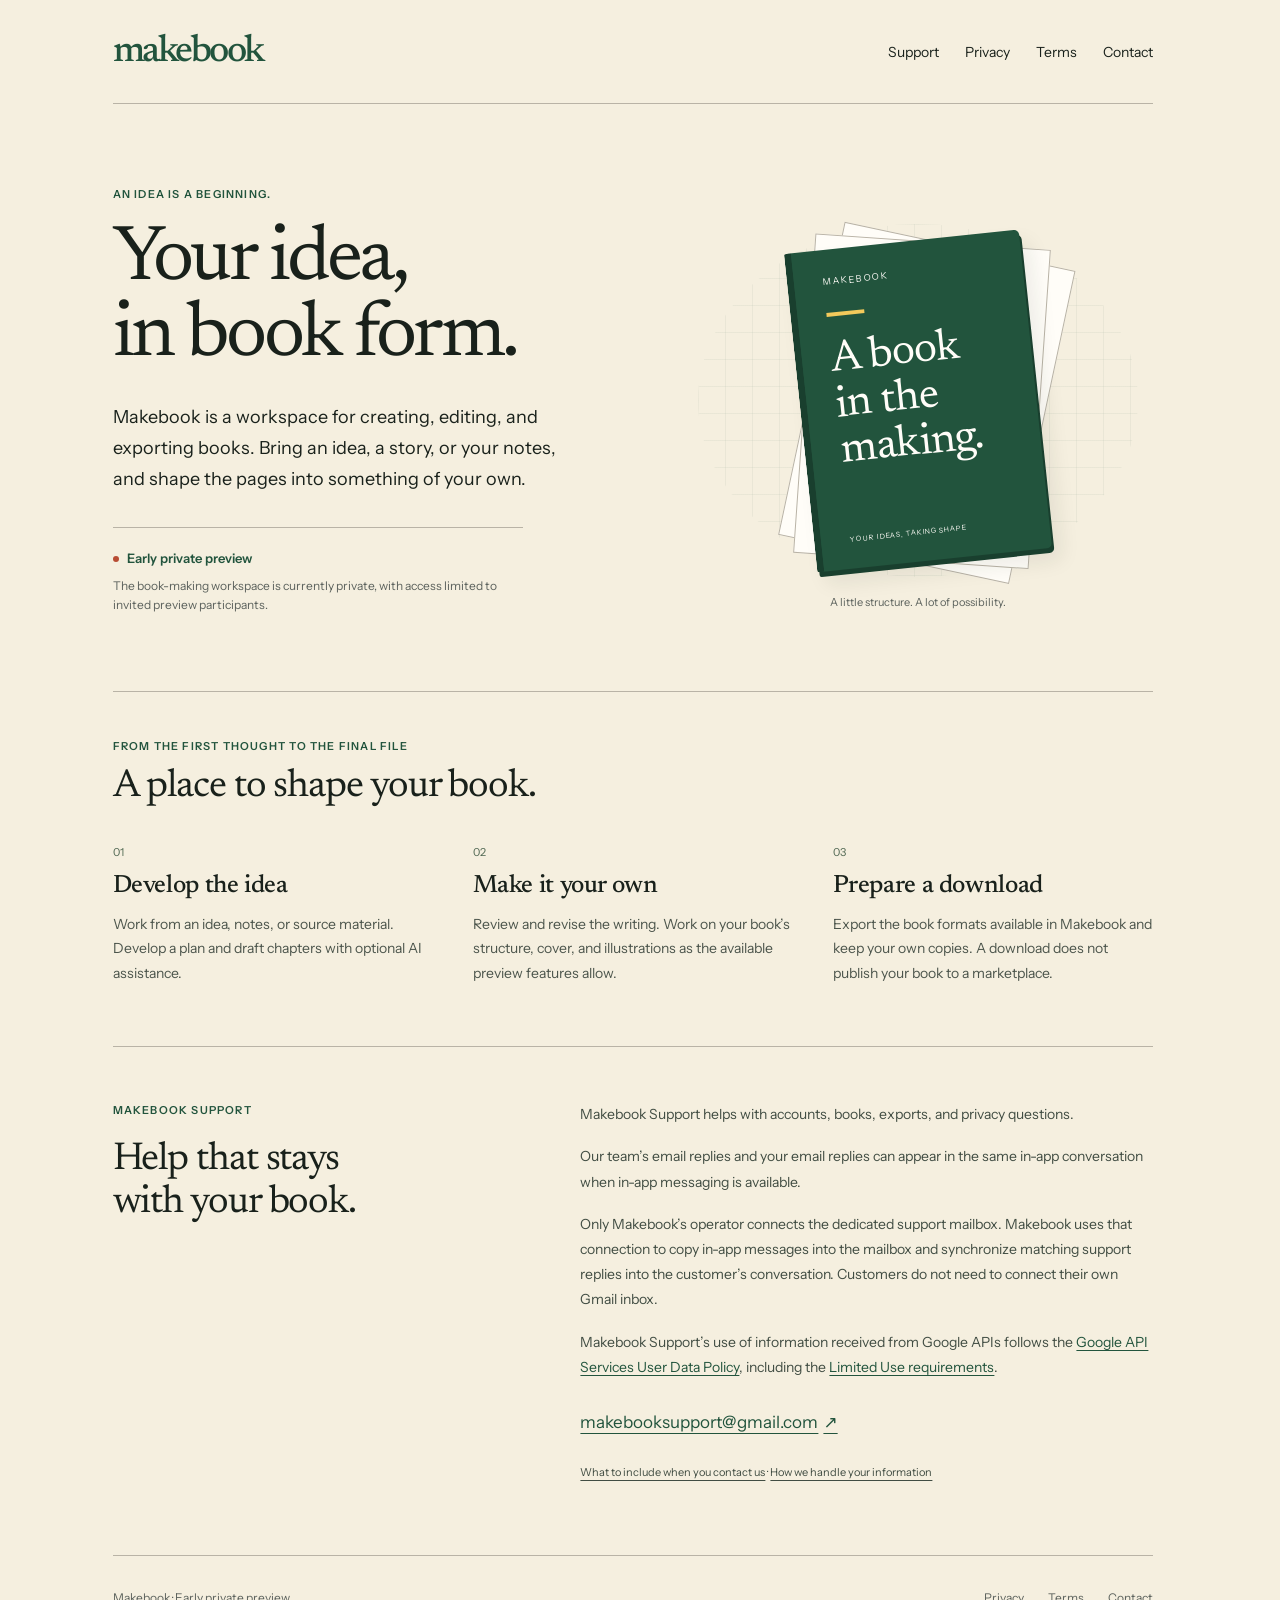
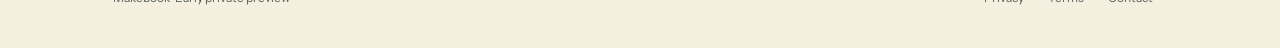
<file: index.html>
<!doctype html>
<html lang="en">
<head>
  <meta charset="utf-8">
  <meta name="viewport" content="width=device-width, initial-scale=1">
  <meta name="referrer" content="no-referrer">
  <meta http-equiv="Content-Security-Policy" content="default-src 'none'; style-src 'self'; font-src 'self'; img-src 'self'; base-uri 'none'; form-action 'none'">
  <title>Makebook — Your idea, in book form</title>
  <meta name="description" content="Makebook is an early private preview for creating, editing, and exporting books. Learn about Makebook and contact Makebook Support.">
  <link rel="canonical" href="https://makebook.store/">
  <link rel="icon" href="/assets/favicon.svg" type="image/svg+xml">
  <link rel="stylesheet" href="/assets/site.css">
</head>
<body><div class="info-page">
  <a class="skipLink" href="#page-content">Skip to content</a>
  <header class="info-header">
    <a class="wordmark" href="/" aria-label="Makebook home">makebook</a>
    <nav class="info-navigation" aria-label="About Makebook">
      <a href="#support">Support</a>
      <a href="/privacy">Privacy</a>
      <a href="/terms">Terms</a>
      <a href="/contact">Contact</a>
    </nav>
  </header>

  <main id="page-content">
    <section class="info-hero" aria-labelledby="intro-title">
      <div class="info-hero-copy">
        <p class="info-eyebrow">An idea is a beginning.</p>
        <h1 id="intro-title">Your idea,<br />in book form.</h1>
        <p class="info-lead">
          Makebook is a workspace for creating, editing, and exporting books.
          Bring an idea, a story, or your notes, and shape the pages into
          something of your own.
        </p>
        <div class="info-preview">
          <p>
            <span class="info-dot" aria-hidden="true"></span>Early private
            preview
          </p>
          <p>
            The book-making workspace is currently private, with access limited
            to invited preview participants.
          </p>
        </div>
      </div>
      <div class="info-book-scene" aria-hidden="true">
        <div class="info-paper info-paper-back"></div>
        <div class="info-paper info-paper-front"></div>
        <div class="info-book">
          <span class="info-book-imprint">MAKEBOOK</span>
          <span class="info-book-rule"></span>
          <span class="info-book-title">A book<br />in the<br />making.</span>
          <span class="info-book-footer">YOUR IDEAS, TAKING SHAPE</span>
        </div>
        <span class="info-book-caption"
          >A little structure. A lot of possibility.</span
        >
      </div>
    </section>

    <section class="info-process" aria-labelledby="process-title">
      <div class="info-section-intro">
        <p class="info-eyebrow">From the first thought to the final file</p>
        <h2 id="process-title">A place to shape your book.</h2>
      </div>
      <ol class="info-steps">
        <li>
          <span class="info-step-number" aria-hidden="true">01</span>
          <h3>Develop the idea</h3>
          <p>
            Work from an idea, notes, or source material. Develop a plan and
            draft chapters with optional AI assistance.
          </p>
        </li>
        <li>
          <span class="info-step-number" aria-hidden="true">02</span>
          <h3>Make it your own</h3>
          <p>
            Review and revise the writing. Work on your book’s structure, cover,
            and illustrations as the available preview features allow.
          </p>
        </li>
        <li>
          <span class="info-step-number" aria-hidden="true">03</span>
          <h3>Prepare a download</h3>
          <p>
            Export the book formats available in Makebook and keep your own
            copies. A download does not publish your book to a marketplace.
          </p>
        </li>
      </ol>
    </section>

    <section class="info-support" id="support" aria-labelledby="support-title">
      <div>
        <p class="info-eyebrow">Makebook Support</p>
        <h2 id="support-title">Help that stays <br />with your book.</h2>
      </div>
      <div class="info-support-copy">
        <p>
          Makebook Support helps with accounts, books, exports, and privacy
          questions.
        </p>
        <p>
          Our team’s email replies and your email replies can appear in the same
          in-app conversation when in-app messaging is available.
        </p>
        <p>
          Only Makebook’s operator connects the dedicated support mailbox.
          Makebook uses that connection to copy in-app messages into the mailbox
          and synchronize matching support replies into the customer’s
          conversation. Customers do not need to connect their own Gmail inbox.
        </p>
        <p class="info-policy">
          Makebook Support’s use of information received from Google APIs
          follows the
          <a
            href="https://developers.google.com/terms/api-services-user-data-policy"
            >Google API Services User Data Policy</a
          >, including the
          <a
            href="https://developers.google.com/workspace/workspace-api-user-data-developer-policy#limited-use-of-user-data"
            >Limited Use requirements</a
          >.
        </p>
        <a class="info-email" href="mailto:makebooksupport@gmail.com"
          >makebooksupport@gmail.com<span aria-hidden="true"> ↗</span></a
        >
        <p class="info-support-details">
          <a href="/contact">What to include when you contact us</a>
          <span aria-hidden="true"> · </span>
          <a href="/privacy">How we handle your information</a>
        </p>
      </div>
    </section>
  </main>

  <footer class="info-footer">
    <p>Makebook · Early private preview</p>
    <nav aria-label="Legal and contact">
      <a href="/privacy">Privacy</a>
      <a href="/terms">Terms</a>
      <a href="/contact">Contact</a>
    </nav>
  </footer>
</div>
</body>
</html>
</file>
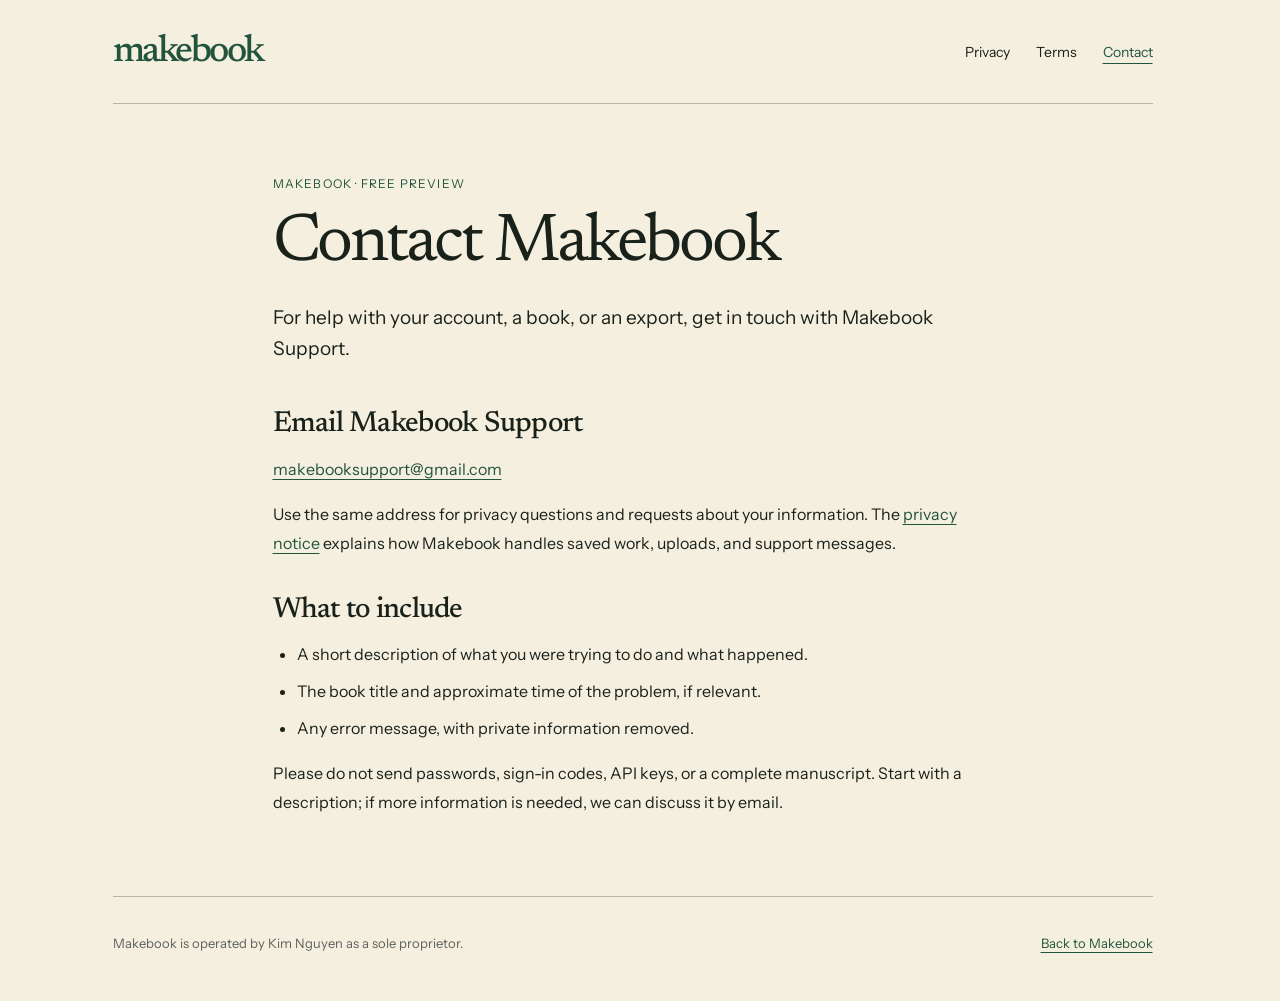
<file: contact/index.html>
<!doctype html>
<html lang="en">
<head>
  <meta charset="utf-8">
  <meta name="viewport" content="width=device-width, initial-scale=1">
  <meta name="referrer" content="no-referrer">
  <meta http-equiv="Content-Security-Policy" content="default-src 'none'; style-src 'self'; font-src 'self'; img-src 'self'; base-uri 'none'; form-action 'none'">
  <title>Contact — Makebook</title>
  <meta name="description" content="Contact Makebook Support for help with your account, books, exports, or privacy questions.">
  <link rel="canonical" href="https://makebook.store/contact">
  <link rel="icon" href="/assets/favicon.svg" type="image/svg+xml">
  <link rel="stylesheet" href="/assets/site.css">
</head>
<body><div class="page"><a class="skipLink" href="#page-content">Skip to content</a><header class="header"><a class="wordmark" aria-label="Makebook home" href="/">makebook</a><nav class="navigation" aria-label="About Makebook"><a href="/privacy">Privacy</a><a href="/terms">Terms</a><a aria-current="page" href="/contact">Contact</a></nav></header><main id="page-content" class="main"><div class="introduction"><p class="eyebrow">Makebook · Free preview</p><h1>Contact Makebook</h1><p class="lead">For help with your account, a book, or an export, get in touch with Makebook Support.</p></div><div class="content"><section><h2>Email Makebook Support</h2><p><a href="mailto:makebooksupport@gmail.com">makebooksupport@gmail.com</a></p><p>Use the same address for privacy questions and requests about your information. The <a href="/privacy">privacy notice</a> explains how Makebook handles saved work, uploads, and support messages.</p></section><section><h2>What to include</h2><ul><li>A short description of what you were trying to do and what happened.</li><li>The book title and approximate time of the problem, if relevant.</li><li>Any error message, with private information removed.</li></ul><p>Please do not send passwords, sign-in codes, API keys, or a complete manuscript. Start with a description; if more information is needed, we can discuss it by email.</p></section></div></main><footer class="footer"><p>Makebook is operated by Kim Nguyen as a sole proprietor.</p><a href="/">Back to Makebook</a></footer></div></body>
</html>
</file>
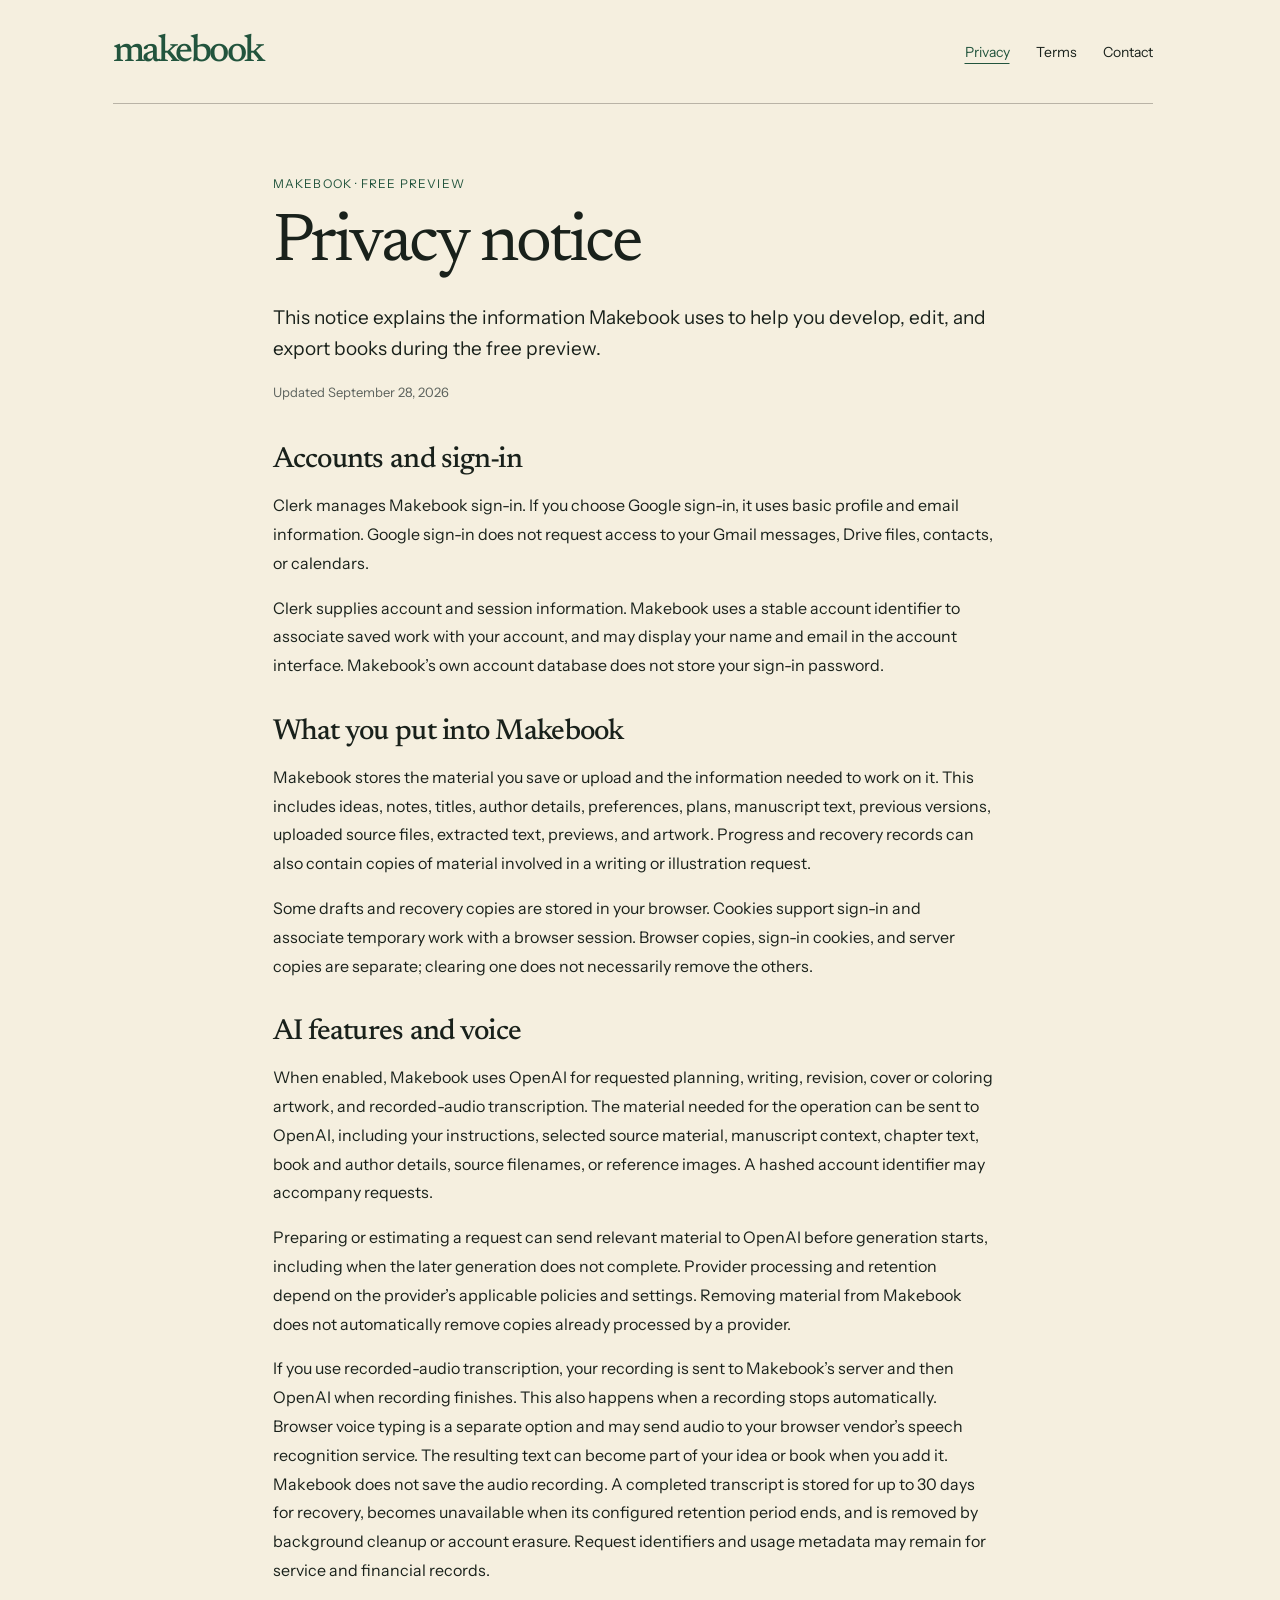
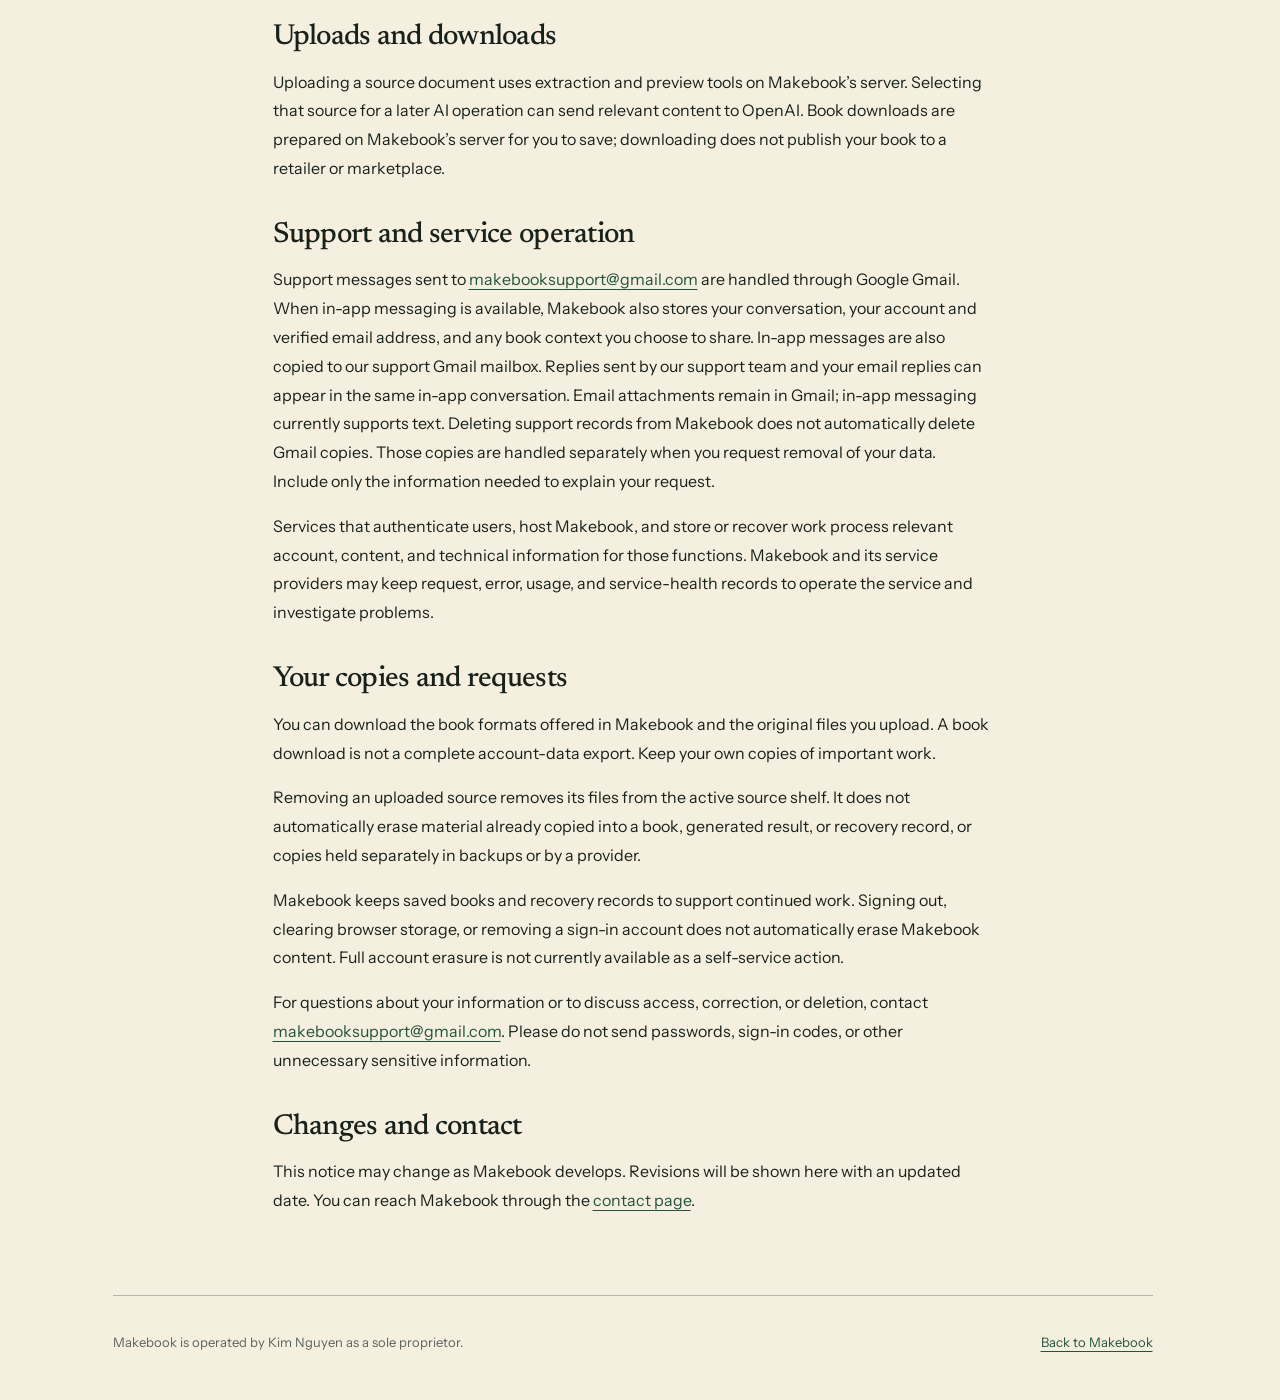
<file: privacy/index.html>
<!doctype html>
<html lang="en">
<head>
  <meta charset="utf-8">
  <meta name="viewport" content="width=device-width, initial-scale=1">
  <meta name="referrer" content="no-referrer">
  <meta http-equiv="Content-Security-Policy" content="default-src 'none'; style-src 'self'; font-src 'self'; img-src 'self'; base-uri 'none'; form-action 'none'">
  <title>Privacy — Makebook</title>
  <meta name="description" content="How Makebook uses account information, saved work, uploads, and optional AI features.">
  <link rel="canonical" href="https://makebook.store/privacy">
  <link rel="icon" href="/assets/favicon.svg" type="image/svg+xml">
  <link rel="stylesheet" href="/assets/site.css">
</head>
<body><div class="page"><a class="skipLink" href="#page-content">Skip to content</a><header class="header"><a class="wordmark" aria-label="Makebook home" href="/">makebook</a><nav class="navigation" aria-label="About Makebook"><a aria-current="page" href="/privacy">Privacy</a><a href="/terms">Terms</a><a href="/contact">Contact</a></nav></header><main id="page-content" class="main"><div class="introduction"><p class="eyebrow">Makebook · Free preview</p><h1>Privacy notice</h1><p class="lead">This notice explains the information Makebook uses to help you develop, edit, and export books during the free preview.</p><p class="updated">Updated <time dateTime="2026-09-28">September 28, 2026</time></p></div><div class="content"><section><h2>Accounts and sign-in</h2><p>Clerk manages Makebook sign-in. If you choose Google sign-in, it uses basic profile and email information. Google sign-in does not request access to your Gmail messages, Drive files, contacts, or calendars.</p><p>Clerk supplies account and session information. Makebook uses a stable account identifier to associate saved work with your account, and may display your name and email in the account interface. Makebook’s own account database does not store your sign-in password.</p></section><section><h2>What you put into Makebook</h2><p>Makebook stores the material you save or upload and the information needed to work on it. This includes ideas, notes, titles, author details, preferences, plans, manuscript text, previous versions, uploaded source files, extracted text, previews, and artwork. Progress and recovery records can also contain copies of material involved in a writing or illustration request.</p><p>Some drafts and recovery copies are stored in your browser. Cookies support sign-in and associate temporary work with a browser session. Browser copies, sign-in cookies, and server copies are separate; clearing one does not necessarily remove the others.</p></section><section><h2>AI features and voice</h2><p>When enabled, Makebook uses OpenAI for requested planning, writing, revision, cover or coloring artwork, and recorded-audio transcription. The material needed for the operation can be sent to OpenAI, including your instructions, selected source material, manuscript context, chapter text, book and author details, source filenames, or reference images. A hashed account identifier may accompany requests.</p><p>Preparing or estimating a request can send relevant material to OpenAI before generation starts, including when the later generation does not complete. Provider processing and retention depend on the provider’s applicable policies and settings. Removing material from Makebook does not automatically remove copies already processed by a provider.</p><p>If you use recorded-audio transcription, your recording is sent to Makebook’s server and then OpenAI when recording finishes. This also happens when a recording stops automatically. Browser voice typing is a separate option and may send audio to your browser vendor’s speech recognition service. The resulting text can become part of your idea or book when you add it. Makebook does not save the audio recording. A completed transcript is stored for up to 30 days for recovery, becomes unavailable when its configured retention period ends, and is removed by background cleanup or account erasure. Request identifiers and usage metadata may remain for service and financial records.</p></section><section><h2>Uploads and downloads</h2><p>Uploading a source document uses extraction and preview tools on Makebook’s server. Selecting that source for a later AI operation can send relevant content to OpenAI. Book downloads are prepared on Makebook’s server for you to save; downloading does not publish your book to a retailer or marketplace.</p></section><section><h2>Support and service operation</h2><p>Support messages sent to <a href="mailto:makebooksupport@gmail.com">makebooksupport@gmail.com</a> are handled through Google Gmail. When in-app messaging is available, Makebook also stores your conversation, your account and verified email address, and any book context you choose to share. In-app messages are also copied to our support Gmail mailbox. Replies sent by our support team and your email replies can appear in the same in-app conversation. Email attachments remain in Gmail; in-app messaging currently supports text. Deleting support records from Makebook does not automatically delete Gmail copies. Those copies are handled separately when you request removal of your data. Include only the information needed to explain your request.</p><p>Services that authenticate users, host Makebook, and store or recover work process relevant account, content, and technical information for those functions. Makebook and its service providers may keep request, error, usage, and service-health records to operate the service and investigate problems.</p></section><section><h2>Your copies and requests</h2><p>You can download the book formats offered in Makebook and the original files you upload. A book download is not a complete account-data export. Keep your own copies of important work.</p><p>Removing an uploaded source removes its files from the active source shelf. It does not automatically erase material already copied into a book, generated result, or recovery record, or copies held separately in backups or by a provider.</p><p>Makebook keeps saved books and recovery records to support continued work. Signing out, clearing browser storage, or removing a sign-in account does not automatically erase Makebook content. Full account erasure is not currently available as a self-service action.</p><p>For questions about your information or to discuss access, correction, or deletion, contact <a href="mailto:makebooksupport@gmail.com">makebooksupport@gmail.com</a>. Please do not send passwords, sign-in codes, or other unnecessary sensitive information.</p></section><section><h2>Changes and contact</h2><p>This notice may change as Makebook develops. Revisions will be shown here with an updated date. You can reach Makebook through the <a href="/contact">contact page</a>.</p></section></div></main><footer class="footer"><p>Makebook is operated by Kim Nguyen as a sole proprietor.</p><a href="/">Back to Makebook</a></footer></div></body>
</html>
</file>
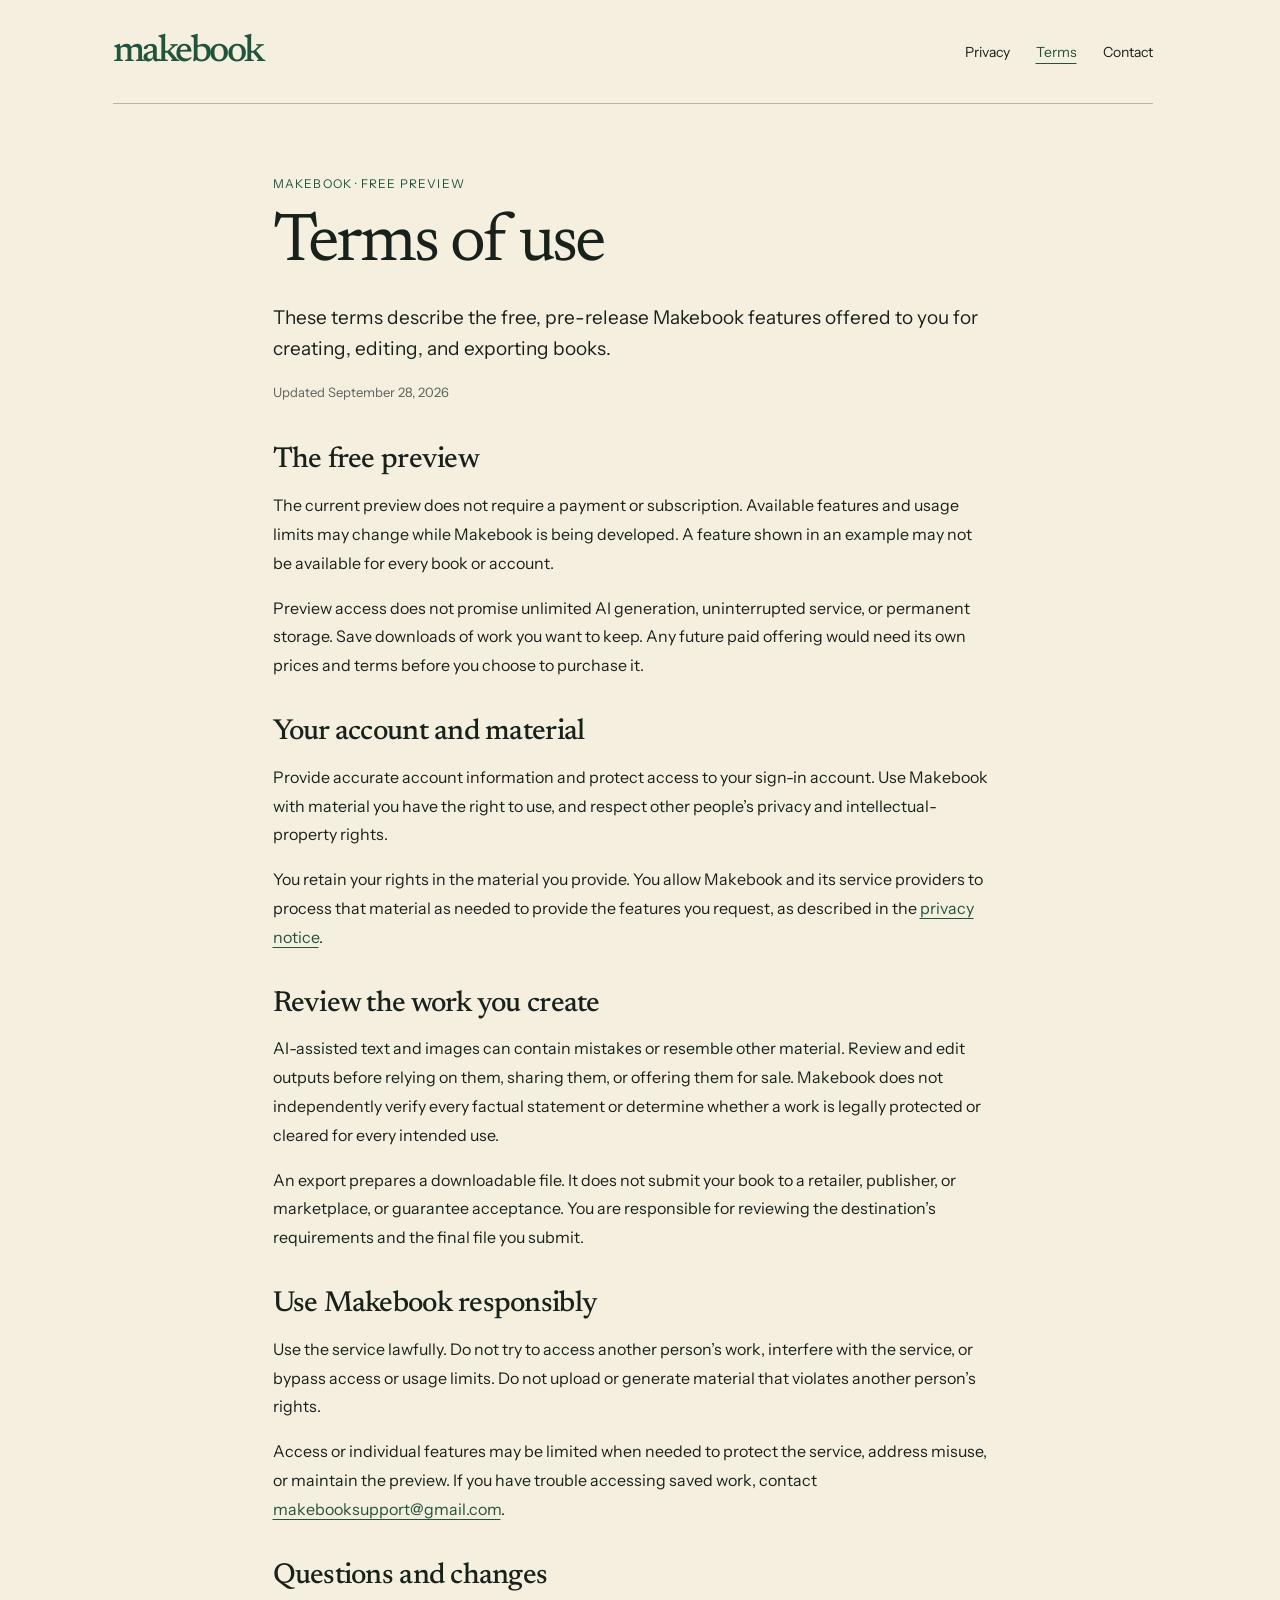
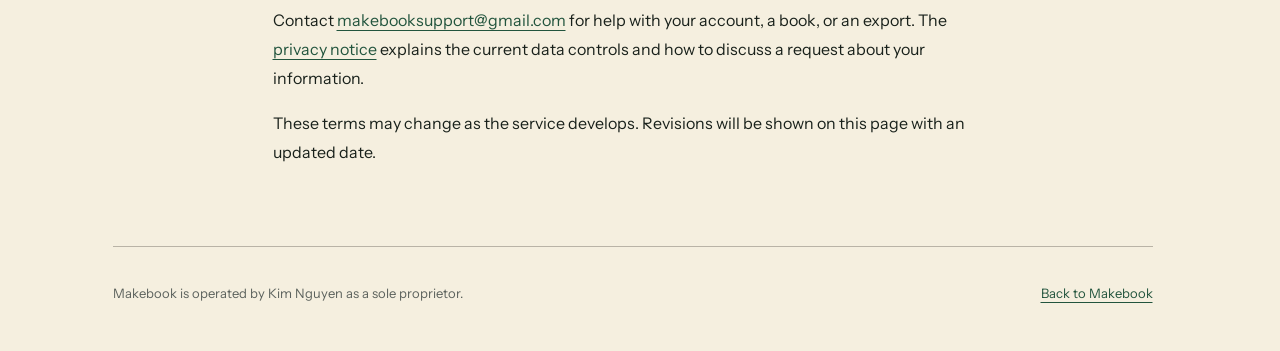
<file: terms/index.html>
<!doctype html>
<html lang="en">
<head>
  <meta charset="utf-8">
  <meta name="viewport" content="width=device-width, initial-scale=1">
  <meta name="referrer" content="no-referrer">
  <meta http-equiv="Content-Security-Policy" content="default-src 'none'; style-src 'self'; font-src 'self'; img-src 'self'; base-uri 'none'; form-action 'none'">
  <title>Terms — Makebook</title>
  <meta name="description" content="Terms for using Makebook’s free preview to create, edit, and export books.">
  <link rel="canonical" href="https://makebook.store/terms">
  <link rel="icon" href="/assets/favicon.svg" type="image/svg+xml">
  <link rel="stylesheet" href="/assets/site.css">
</head>
<body><div class="page"><a class="skipLink" href="#page-content">Skip to content</a><header class="header"><a class="wordmark" aria-label="Makebook home" href="/">makebook</a><nav class="navigation" aria-label="About Makebook"><a href="/privacy">Privacy</a><a aria-current="page" href="/terms">Terms</a><a href="/contact">Contact</a></nav></header><main id="page-content" class="main"><div class="introduction"><p class="eyebrow">Makebook · Free preview</p><h1>Terms of use</h1><p class="lead">These terms describe the free, pre-release Makebook features offered to you for creating, editing, and exporting books.</p><p class="updated">Updated <time dateTime="2026-09-28">September 28, 2026</time></p></div><div class="content"><section><h2>The free preview</h2><p>The current preview does not require a payment or subscription. Available features and usage limits may change while Makebook is being developed. A feature shown in an example may not be available for every book or account.</p><p>Preview access does not promise unlimited AI generation, uninterrupted service, or permanent storage. Save downloads of work you want to keep. Any future paid offering would need its own prices and terms before you choose to purchase it.</p></section><section><h2>Your account and material</h2><p>Provide accurate account information and protect access to your sign-in account. Use Makebook with material you have the right to use, and respect other people’s privacy and intellectual-property rights.</p><p>You retain your rights in the material you provide. You allow Makebook and its service providers to process that material as needed to provide the features you request, as described in the <a href="/privacy">privacy notice</a>.</p></section><section><h2>Review the work you create</h2><p>AI-assisted text and images can contain mistakes or resemble other material. Review and edit outputs before relying on them, sharing them, or offering them for sale. Makebook does not independently verify every factual statement or determine whether a work is legally protected or cleared for every intended use.</p><p>An export prepares a downloadable file. It does not submit your book to a retailer, publisher, or marketplace, or guarantee acceptance. You are responsible for reviewing the destination’s requirements and the final file you submit.</p></section><section><h2>Use Makebook responsibly</h2><p>Use the service lawfully. Do not try to access another person’s work, interfere with the service, or bypass access or usage limits. Do not upload or generate material that violates another person’s rights.</p><p>Access or individual features may be limited when needed to protect the service, address misuse, or maintain the preview. If you have trouble accessing saved work, contact <a href="mailto:makebooksupport@gmail.com">makebooksupport@gmail.com</a>.</p></section><section><h2>Questions and changes</h2><p>Contact <a href="mailto:makebooksupport@gmail.com">makebooksupport@gmail.com</a> for help with your account, a book, or an export. The <a href="/privacy">privacy notice</a> explains the current data controls and how to discuss a request about your information.</p><p>These terms may change as the service develops. Revisions will be shown on this page with an updated date.</p></section></div></main><footer class="footer"><p>Makebook is operated by Kim Nguyen as a sole proprietor.</p><a href="/">Back to Makebook</a></footer></div></body>
</html>
</file>
<file: assets/site.css>
@font-face {
  font-family: 'Instrument Sans Variable';
  font-style: normal;
  font-weight: 400 700;
  font-display: swap;
  src: url('/assets/instrument-sans-latin.woff2') format('woff2');
}
@font-face {
  font-family: 'Newsreader Variable';
  font-style: normal;
  font-weight: 200 800;
  font-display: swap;
  src: url('/assets/newsreader-latin.woff2') format('woff2');
}
:root {
  --font-instrument-sans: 'Instrument Sans Variable';
  --font-newsreader: 'Newsreader Variable';
  --background: #f5efdf;
  --foreground: #19211b;
  --card: #fffdf8;
  --primary: #22543d;
  --muted-foreground: #5c625d;
  --border: #b9b3a6;
  --ring: #22543d;
  --butter: #f3c95b;
}
* {
  box-sizing: border-box;
}
html {
  scrollbar-gutter: stable;
}
body {
  margin: 0;
  color: var(--foreground);
  background: var(--background);
  font-family: var(--font-instrument-sans), system-ui, sans-serif;
  -webkit-font-smoothing: antialiased;
}
a {
  color: inherit;
  text-decoration: none;
}
a:focus-visible {
  outline: 2px solid var(--ring);
  outline-offset: 5px;
}
::selection {
  color: var(--foreground);
  background: var(--butter);
}
.info-page {
  max-width: 1136px;
  margin: 0 auto;
  padding: 0 48px;
}
.info-header,
.info-footer {
  display: flex;
  justify-content: space-between;
  align-items: center;
  gap: 16px 28px;
  flex-wrap: wrap;
}
.info-header {
  min-height: 104px;
  padding: 20px 0;
  border-bottom: 1px solid var(--border);
}
.info-navigation,
.info-footer nav {
  display: flex;
  flex-wrap: wrap;
  gap: 6px 26px;
}
.info-navigation a,
.info-footer a {
  display: inline-flex;
  align-items: center;
  min-height: 44px;
  font-size: 14px;
}
.info-page a:hover {
  text-decoration: underline;
  text-underline-offset: 5px;
}
.info-hero {
  display: grid;
  grid-template-columns: 1.12fr 1fr;
  align-items: center;
  gap: 46px;
  padding: 82px 0 76px;
}
.info-eyebrow {
  margin: 0 0 19px;
  color: var(--primary);
  font-size: 11px;
  font-weight: 600;
  text-transform: uppercase;
  letter-spacing: 0.11em;
  line-height: 1.6;
}
.info-hero h1 {
  margin: 0 0 27px;
  font:
    400 clamp(56px, 6.1vw, 78px)/0.98 var(--font-newsreader),
    Georgia,
    serif;
  letter-spacing: -0.045em;
}
.info-lead {
  margin: 0;
  max-width: 450px;
  font-size: 18px;
  line-height: 1.7;
}
.info-preview {
  max-width: 410px;
  margin-top: 33px;
  padding-top: 20px;
  border-top: 1px solid var(--border);
}
.info-preview p {
  margin: 0;
  font-size: 12px;
  line-height: 1.65;
  color: var(--muted-foreground);
}
.info-preview p:first-child {
  display: flex;
  align-items: center;
  gap: 8px;
  margin-bottom: 6px;
  font-size: 13px;
  font-weight: 600;
  color: var(--primary);
}
.info-dot {
  width: 6px;
  height: 6px;
  flex-shrink: 0;
  border-radius: 50%;
  background: #b84c33;
}
.info-book-scene {
  position: relative;
  min-height: 416px;
  display: grid;
  place-items: center;
}
.info-book-scene::before {
  content: '';
  position: absolute;
  width: 94%;
  height: 85%;
  background-image:
    linear-gradient(#22543d0d 1px, transparent 1px),
    linear-gradient(90deg, #22543d0d 1px, transparent 1px);
  background-size: 27px 27px;
  border-radius: 50%;
}
.info-paper,
.info-book {
  position: absolute;
  width: 236px;
  height: 320px;
}
.info-paper {
  border: 1px solid #b9b3a6;
  background: #fffdf8;
}
.info-paper-back {
  transform: rotate(12deg) translate(9px, 0);
}
.info-paper-front {
  transform: rotate(4deg) translate(4px, 0);
}
.info-book {
  display: flex;
  flex-direction: column;
  transform: rotate(-6deg);
  padding: 26px 29px 25px;
  border-radius: 2px 5px 5px 2px;
  background: #22543d;
  color: #fffdf8;
  border-left: 7px solid #193f2e;
  box-shadow:
    2px 5px 0 #193f2e,
    9px 13px 20px #19211b14;
}
.info-book-imprint {
  font-size: 9px;
  letter-spacing: 0.17em;
}
.info-book-rule {
  width: 38px;
  height: 4px;
  background: var(--butter);
  margin: 26px 0 21px;
}
.info-book-title {
  font:
    400 44px/1.05 var(--font-newsreader),
    Georgia,
    serif;
  letter-spacing: -0.015em;
}
.info-book-footer {
  margin-top: auto;
  font-size: 7px;
  letter-spacing: 0.13em;
}
.info-book-caption {
  position: absolute;
  bottom: 0;
  color: var(--muted-foreground);
  font-size: 11px;
  text-align: center;
}
.info-process {
  padding: 46px 0 61px;
  border-top: 1px solid var(--border);
}
.info-section-intro {
  margin-bottom: 31px;
}
.info-section-intro .info-eyebrow {
  margin-bottom: 10px;
}
.info-page h2 {
  margin: 0;
  font:
    400 39px/1.1 var(--font-newsreader),
    Georgia,
    serif;
  letter-spacing: -0.028em;
  text-wrap: balance;
}
.info-steps {
  margin: 0;
  padding: 0;
  list-style: none;
  display: grid;
  grid-template-columns: repeat(3, minmax(0, 1fr));
  gap: 40px;
}
.info-step-number {
  color: #526954;
  font-size: 11px;
  letter-spacing: 0.08em;
}
.info-steps h3 {
  margin: 12px 0 10px;
  font:
    500 25px/1.2 var(--font-newsreader),
    Georgia,
    serif;
  letter-spacing: -0.015em;
}
.info-steps p {
  margin: 0;
  color: #4c554c;
  font-size: 14px;
  line-height: 1.75;
}
.info-support {
  display: grid;
  grid-template-columns: 0.9fr 1.25fr;
  gap: 56px;
  border-top: 1px solid var(--border);
  padding: 55px 0 63px;
}
.info-support-copy p {
  margin: 0 0 17px;
  font-size: 14px;
  line-height: 1.8;
  color: #414d43;
}
.info-support-copy p:last-child {
  margin-bottom: 0;
}
.info-policy a {
  color: var(--primary);
  text-decoration: underline;
  text-underline-offset: 3px;
}
.info-email {
  display: inline-flex;
  align-items: center;
  min-height: 44px;
  gap: 5px;
  margin: 3px 0 10px;
  color: var(--primary);
  font-size: 17px;
  text-decoration: underline;
  text-underline-offset: 5px;
  overflow-wrap: anywhere;
}
.info-support-copy .info-support-details {
  font-size: 11px;
}
.info-support-details a {
  display: inline-block;
  padding: 9px 0;
  text-decoration: underline;
  text-underline-offset: 4px;
}
.info-footer {
  border-top: 1px solid var(--border);
  padding: 20px 0 28px;
  color: var(--muted-foreground);
}
.info-footer p {
  margin: 0;
  font-size: 12px;
}
.info-footer nav {
  gap: 6px 24px;
}
.info-footer a {
  font-size: 12px;
}
.info-not-found {
  max-width: 720px;
  padding: 80px 0;
}
.info-not-found h1 {
  margin: 0 0 24px;
  font:
    400 54px/1.1 var(--font-newsreader),
    Georgia,
    serif;
}
.info-not-found p {
  line-height: 1.8;
}
.info-not-found a {
  display: inline-flex;
  min-height: 44px;
  align-items: center;
  color: var(--primary);
  text-decoration: underline;
  text-underline-offset: 4px;
}
@media (max-width: 760px) {
  .info-page {
    padding: 0 26px;
  }
  .info-header {
    gap: 9px 24px;
  }
  .info-navigation {
    gap: 4px 20px;
  }
  .info-hero {
    gap: 14px;
    grid-template-columns: 1fr;
    padding: 48px 0 47px;
  }
  .info-hero h1 {
    font-size: clamp(56px, 11vw, 72px);
  }
  .info-lead {
    max-width: 540px;
  }
  .info-book-scene {
    min-height: 390px;
    margin-top: 10px;
  }
  .info-book-scene::before {
    width: 310px;
    max-width: 100%;
  }
  .info-process {
    padding: 38px 0 41px;
  }
  .info-steps {
    grid-template-columns: 1fr;
    gap: 26px;
  }
  .info-steps li {
    display: grid;
    grid-template-columns: 24px 1fr;
    gap: 0 13px;
  }
  .info-step-number {
    padding-top: 6px;
    grid-row: 1 / 3;
  }
  .info-steps h3 {
    margin-top: 0;
  }
  .info-support {
    grid-template-columns: 1fr;
    gap: 26px;
    padding: 40px 0;
  }
  .info-support h2 br {
    display: none;
  }
}
@media (max-width: 400px) {
  .info-page {
    padding: 0 22px;
  }
  .info-header {
    padding: 25px 0 12px;
  }
  .info-navigation {
    gap: 4px 21px;
  }
  .info-navigation a {
    font-size: 13px;
  }
  .info-lead {
    font-size: 17px;
  }
  .info-preview {
    margin-top: 26px;
  }
  .info-paper,
  .info-book {
    width: 208px;
    height: 289px;
  }
  .info-book {
    padding: 23px 25px;
  }
  .info-book-title {
    font-size: 39px;
  }
  .info-book-rule {
    margin: 22px 0 18px;
  }
  .info-book-scene {
    min-height: 350px;
  }
  .info-page h2 {
    font-size: 34px;
  }
  .info-email {
    font-size: 16px;
  }
  .info-footer {
    gap: 2px;
  }
}

/* Rendered legal page styles, unchanged from app/(legal). */
.page {
  min-height: 100svh;
  padding: 0 24px;
  color: var(--foreground);
  background: var(--background);
}

.header,
.footer {
  display: flex;
  align-items: center;
  justify-content: space-between;
  flex-wrap: wrap;
  gap: 12px 28px;
  max-width: 1040px;
  margin: 0 auto;
}

.header {
  min-height: 104px;
  padding: 20px 0;
  border-bottom: 1px solid var(--border);
}

.wordmark {
  color: var(--primary);
  font:
    500 38px/1 var(--font-newsreader),
    Georgia,
    serif;
  letter-spacing: -0.065em;
}

.navigation {
  display: flex;
  flex-wrap: wrap;
  gap: 8px 26px;
  font-size: 14px;
}

.navigation a,
.footer > a {
  display: inline-flex;
  align-items: center;
  min-height: 44px;
}

.navigation a[aria-current='page'] {
  color: var(--primary);
  text-decoration: underline;
  text-underline-offset: 6px;
}

.main {
  max-width: 720px;
  margin: 0 auto;
  padding: 72px 0 80px;
}

.introduction {
  margin-bottom: 44px;
}

.eyebrow {
  margin: 0 0 18px;
  color: var(--primary);
  font-size: 12px;
  letter-spacing: 0.1em;
  text-transform: uppercase;
}

.introduction h1 {
  margin: 0 0 22px;
  font:
    400 clamp(44px, 7vw, 68px)/1.04 var(--font-newsreader),
    Georgia,
    serif;
  letter-spacing: -0.045em;
  text-wrap: balance;
}

.lead {
  max-width: 55ch;
  margin: 0;
  font-size: 19px;
  line-height: 1.65;
}

.updated {
  margin: 20px 0 0;
  color: var(--muted-foreground);
  font-size: 13px;
}

.content {
  font-size: 16px;
  line-height: 1.8;
  overflow-wrap: anywhere;
}

.content section + section {
  margin-top: 36px;
}

.content h2 {
  margin: 0 0 12px;
  font:
    500 29px/1.2 var(--font-newsreader),
    Georgia,
    serif;
  letter-spacing: -0.025em;
}

.content p {
  margin: 0 0 16px;
}

.content p:last-child {
  margin-bottom: 0;
}

.content ul {
  margin: 0 0 16px;
  padding-left: 24px;
  list-style: disc;
}

.content li + li {
  margin-top: 8px;
}

.content a,
.footer > a {
  color: var(--primary);
  text-decoration: underline;
  text-underline-offset: 4px;
}

.page a:hover {
  text-decoration: underline;
  text-underline-offset: 4px;
}

.page a:focus-visible {
  outline: 2px solid var(--ring);
  outline-offset: 5px;
  border-radius: 2px;
}

.footer {
  padding: 24px 0 36px;
  border-top: 1px solid var(--border);
  color: var(--muted-foreground);
  font-size: 13px;
  line-height: 1.6;
}

.footer p {
  margin: 0;
}

.skipLink {
  position: fixed;
  z-index: 100;
  top: 12px;
  left: 24px;
  padding: 12px 18px;
  transform: translateY(-180%);
  background: var(--card);
  color: var(--primary);
}

.skipLink:focus {
  transform: translateY(0);
}

@media (max-width: 600px) {
  .page {
    padding: 0 22px;
  }

  .header {
    align-items: flex-start;
    flex-direction: column;
    gap: 12px;
    padding: 25px 0 12px;
  }

  .main {
    padding: 46px 0 56px;
  }

  .lead {
    font-size: 18px;
  }

  .footer {
    align-items: flex-start;
    flex-direction: column;
    gap: 6px;
  }
}
</file>
